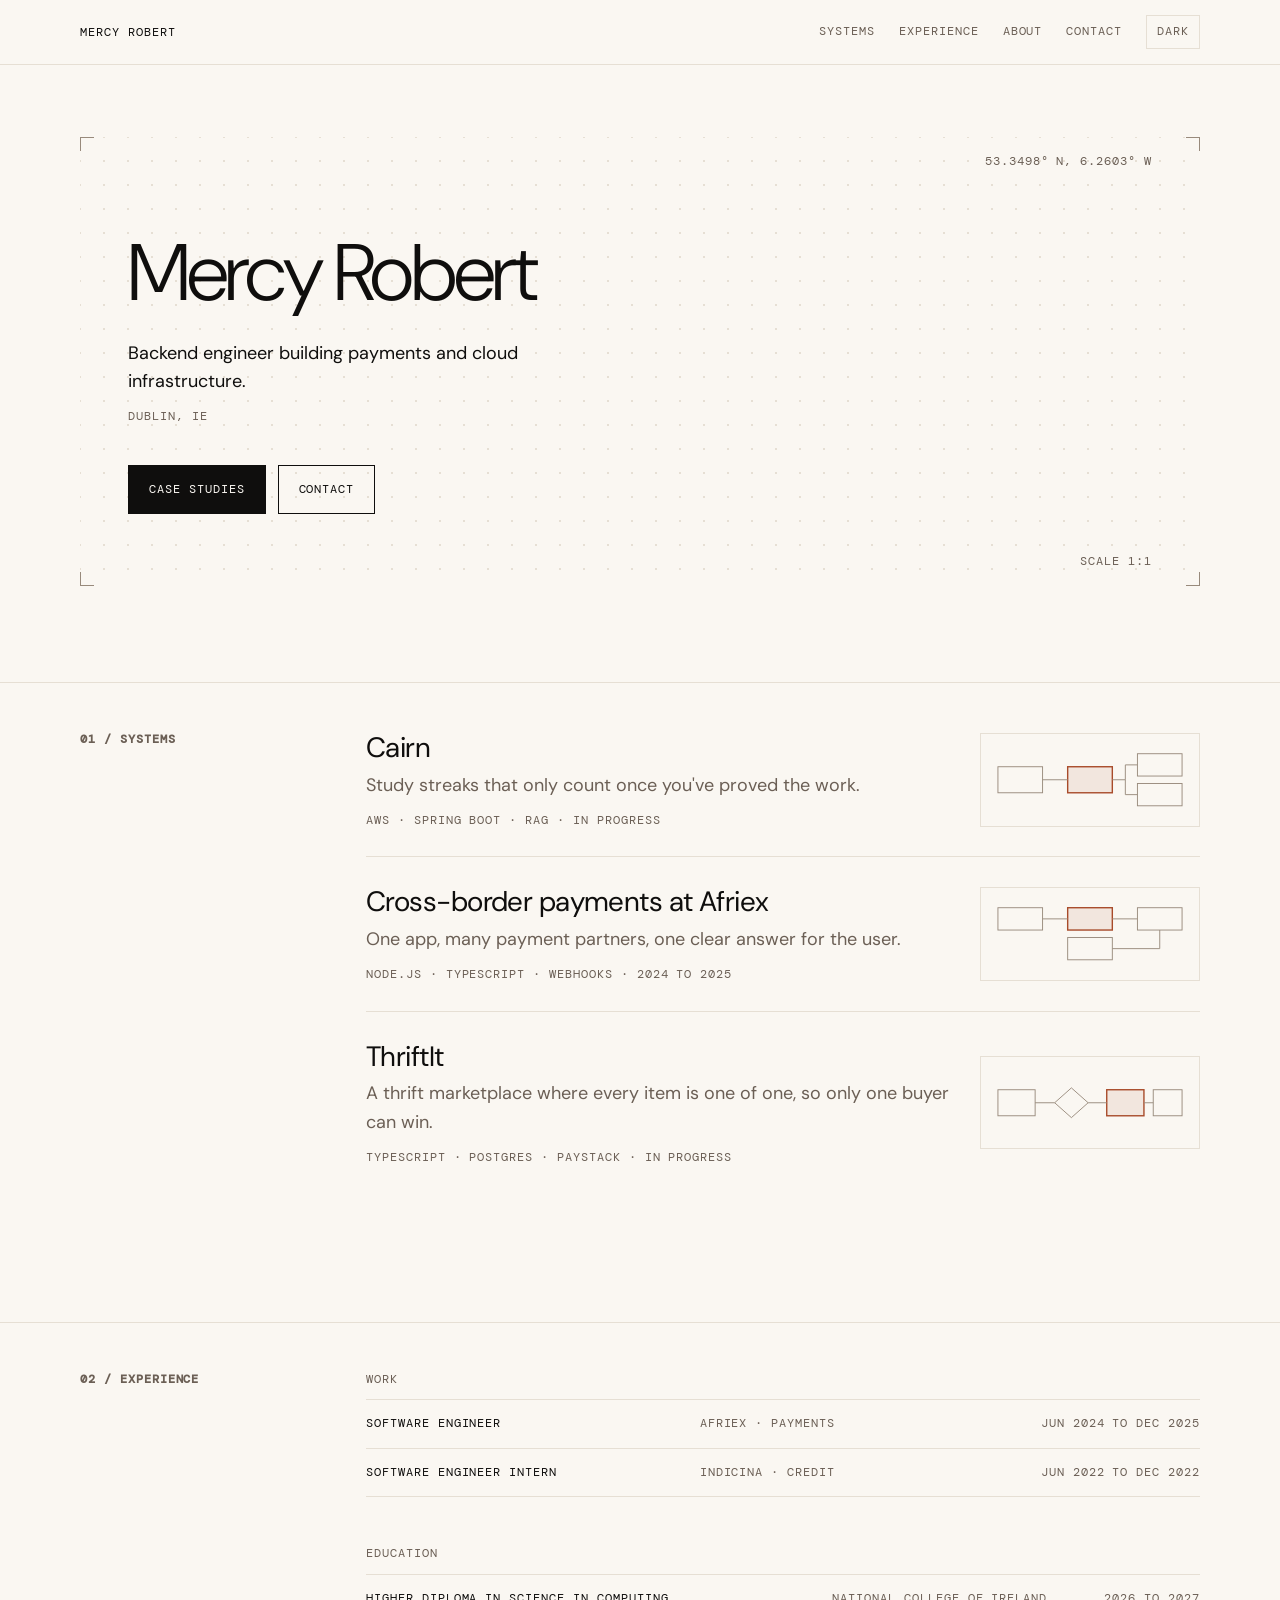
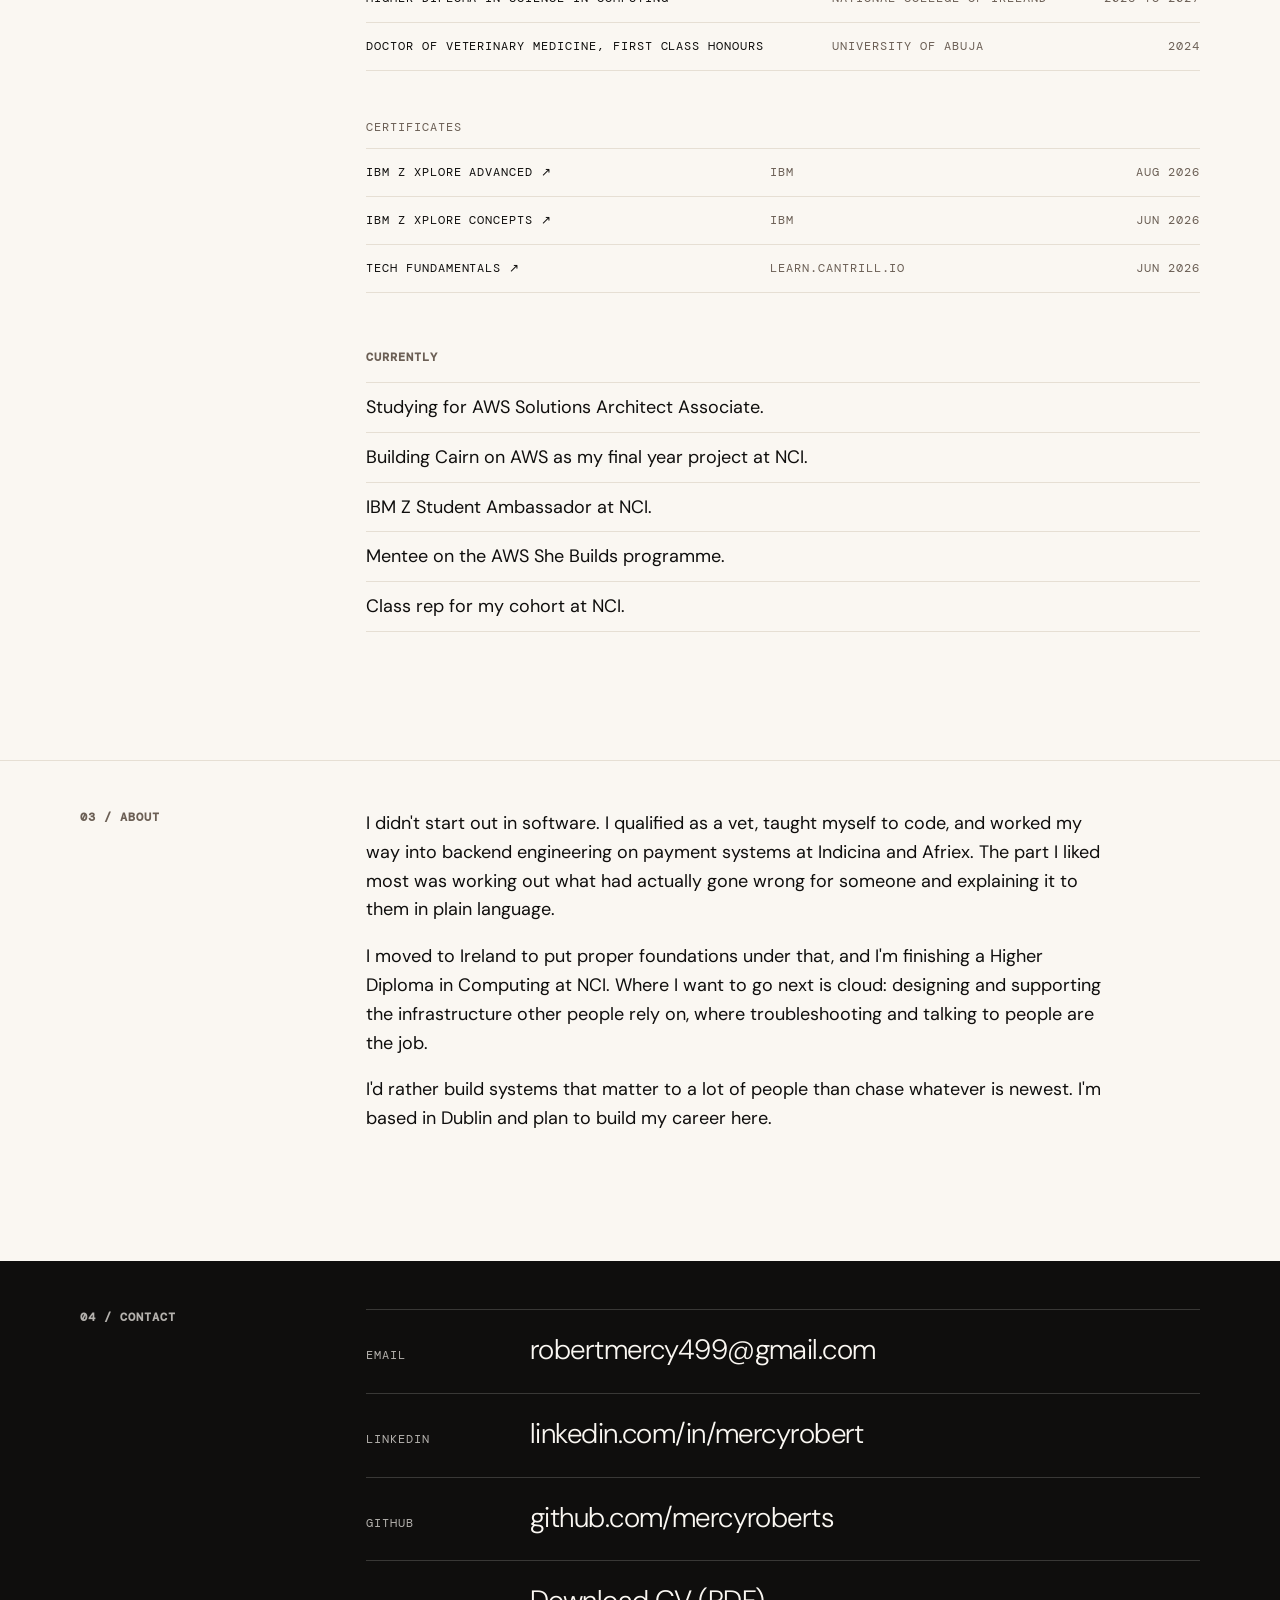
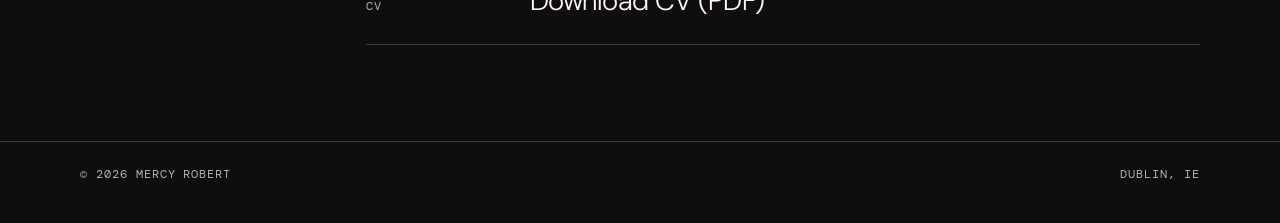
<file: site/index.html>
<!doctype html>
<html lang="en" class="no-js">
<head>
  <meta charset="utf-8">
  <meta name="viewport" content="width=device-width, initial-scale=1">
  <title>Mercy Robert · Backend engineer</title>
  <meta name="description" content="Mercy Robert, backend engineer in Dublin building payments and cloud infrastructure.">
  <script>try{var t=localStorage.getItem('theme');if(t)document.documentElement.setAttribute('data-theme',t)}catch(e){}</script>
  <link rel="preconnect" href="https://fonts.googleapis.com">
  <link rel="preconnect" href="https://fonts.gstatic.com" crossorigin>
  <link rel="stylesheet" href="https://fonts.googleapis.com/css2?family=DM+Mono:wght@400;500&family=DM+Sans:wght@300;400;500&display=swap">
  <link rel="stylesheet" href="css/style.css">
</head>
<body>
  <a class="skip" href="#main">Skip to content</a>

  <header class="site-header">
    <div class="wrap">
      <a class="label brand" href="./">Mercy Robert</a>
      <nav aria-label="Primary">
        <ul>
          <li class="nav-sections">
            <a class="label link" href="#systems">Systems</a>
            <a class="label link" href="#experience">Experience</a>
            <a class="label link" href="#about">About</a>
            <a class="label link" href="#contact">Contact</a>
          </li>
          <li><button class="theme-toggle" type="button">Dark</button></li>
        </ul>
      </nav>
    </div>
  </header>

  <main id="main">
    <section class="hero" aria-labelledby="name">
      <div class="wrap">
        <div class="hero-frame">
          <span class="crop tl" aria-hidden="true"></span>
          <span class="crop tr" aria-hidden="true"></span>
          <span class="crop bl" aria-hidden="true"></span>
          <span class="crop br" aria-hidden="true"></span>
          <span class="label hero-meta-top" aria-hidden="true">53.3498° N, 6.2603° W</span>

          <h1 id="name" class="display">Mercy Robert</h1>
          <p class="hero-line">Backend engineer building payments and cloud infrastructure.</p>
          <p class="label hero-loc">Dublin, IE</p>

          <div class="hero-actions">
            <a class="btn btn-solid" href="#systems">Case studies</a>
            <a class="btn btn-line" href="#contact">Contact</a>
          </div>

          <span class="label hero-meta-bottom" aria-hidden="true">Scale 1:1</span>
        </div>
      </div>
    </section>

    <section id="systems" class="section reveal" aria-labelledby="systems-label">
      <div class="wrap grid">
        <h2 id="systems-label" class="label section-label">01 / Systems</h2>
        <div class="section-body">
          <ul class="systems">
            <li>
              <a class="system" href="systems/cairn.html">
                <div>
                  <h3 class="heading">Cairn</h3>
                  <p>Study streaks that only count once you've proved the work.</p>
                  <span class="label">AWS · Spring Boot · RAG · In progress</span>
                </div>
                <div class="system-thumb" aria-hidden="true">
                  <svg class="dia" viewBox="0 0 200 64"><rect class="box" x="1" y="18" width="48" height="28"/><rect class="box-accent" x="76" y="18" width="48" height="28"/><rect class="box" x="151" y="4" width="48" height="24"/><rect class="box" x="151" y="36" width="48" height="24"/><path class="line" d="M49 32H76"/><path class="line" d="M124 32H138V16H151M138 32V48H151"/></svg>
                </div>
              </a>
            </li>
            <li>
              <a class="system" href="systems/afriex.html">
                <div>
                  <h3 class="heading">Cross-border payments at Afriex</h3>
                  <p>One app, many payment partners, one clear answer for the user.</p>
                  <span class="label">Node.js · TypeScript · Webhooks · 2024 to 2025</span>
                </div>
                <div class="system-thumb" aria-hidden="true">
                  <svg class="dia" viewBox="0 0 200 64"><rect class="box" x="1" y="4" width="48" height="24"/><rect class="box-accent" x="76" y="4" width="48" height="24"/><rect class="box" x="151" y="4" width="48" height="24"/><rect class="box" x="76" y="36" width="48" height="24"/><path class="line" d="M49 16H76M124 16H151"/><path class="line" d="M175 28V48H124"/></svg>
                </div>
              </a>
            </li>
            <li>
              <a class="system" href="systems/thriftit.html">
                <div>
                  <h3 class="heading">ThriftIt</h3>
                  <p>A thrift marketplace where every item is one of one, so only one buyer can win.</p>
                  <span class="label">TypeScript · Postgres · Paystack · In progress</span>
                </div>
                <div class="system-thumb" aria-hidden="true">
                  <svg class="dia" viewBox="0 0 200 64"><rect class="box" x="1" y="18" width="40" height="28"/><polygon class="box" points="62,32 80,16 98,32 80,48"/><rect class="box-accent" x="118" y="18" width="40" height="28"/><rect class="box" x="168" y="18" width="31" height="28"/><path class="line" d="M41 32H62M98 32H118M158 32H168"/></svg>
                </div>
              </a>
            </li>
          </ul>
        </div>
      </div>
    </section>

    <section id="experience" class="section reveal" aria-labelledby="experience-label">
      <div class="wrap grid">
        <h2 id="experience-label" class="label section-label">02 / Experience</h2>
        <div class="section-body">
          <table class="timeline">
            <caption class="label">Work</caption>
            <tbody>
              <tr><th scope="row">Software Engineer</th><td class="org">Afriex · payments</td><td>Jun 2024 to Dec 2025</td></tr>
              <tr><th scope="row">Software Engineer Intern</th><td class="org">Indicina · credit</td><td>Jun 2022 to Dec 2022</td></tr>
            </tbody>
          </table>

          <table class="timeline">
            <caption class="label">Education</caption>
            <tbody>
              <tr><th scope="row">Higher Diploma in Science in Computing</th><td class="org">National College of Ireland</td><td>2026 to 2027</td></tr>
              <tr><th scope="row">Doctor of Veterinary Medicine, First Class Honours</th><td class="org">University of Abuja</td><td>2024</td></tr>
            </tbody>
          </table>

          <table class="timeline">
            <caption class="label">Certificates</caption>
            <tbody>
              <tr><th scope="row"><a class="link" href="https://www.credly.com/badges/c5b76812-07a3-4358-99c1-81226787c873">IBM Z Xplore Advanced ↗</a></th><td class="org">IBM</td><td>Aug 2026</td></tr>
              <tr><th scope="row"><a class="link" href="https://www.credly.com/badges/ed8c912c-a7c9-4504-b91c-b1973f45b263">IBM Z Xplore Concepts ↗</a></th><td class="org">IBM</td><td>Jun 2026</td></tr>
              <tr><th scope="row"><a class="link" href="assets/Mercy-Robert-Tech-Fundamentals-Certificate.pdf">Tech Fundamentals ↗</a></th><td class="org">learn.cantrill.io</td><td>Jun 2026</td></tr>
            </tbody>
          </table>

          <div class="currently">
            <h3 class="label">Currently</h3>
            <ul>
              <li>Studying for AWS Solutions Architect Associate.</li>
              <li>Building Cairn on AWS as my final year project at NCI.</li>
              <li>IBM Z Student Ambassador at NCI.</li>
              <li>Mentee on the AWS She Builds programme.</li>
              <li>Class rep for my cohort at NCI.</li>
            </ul>
          </div>
        </div>
      </div>
    </section>

    <section id="about" class="section reveal" aria-labelledby="about-label">
      <div class="wrap grid">
        <h2 id="about-label" class="label section-label">03 / About</h2>
        <div class="section-body prose">
          <p>I didn't start out in software. I qualified as a vet, taught myself to code, and worked my way into backend engineering on payment systems at Indicina and Afriex. The part I liked most was working out what had actually gone wrong for someone and explaining it to them in plain language.</p>
          <p>I moved to Ireland to put proper foundations under that, and I'm finishing a Higher Diploma in Computing at NCI. Where I want to go next is cloud: designing and supporting the infrastructure other people rely on, where troubleshooting and talking to people are the job.</p>
          <p>I'd rather build systems that matter to a lot of people than chase whatever is newest. I'm based in Dublin and plan to build my career here.</p>
        </div>
      </div>
    </section>

    <div class="band">
      <section id="contact" class="section" aria-labelledby="contact-label">
        <div class="wrap grid">
          <h2 id="contact-label" class="label section-label">04 / Contact</h2>
          <div class="section-body">
            <ul class="contact-list">
              <li><span class="label">Email</span><a class="link" href="mailto:robertmercy499@gmail.com">robertmercy499@gmail.com</a></li>
              <li><span class="label">LinkedIn</span><a class="link" href="https://www.linkedin.com/in/mercyrobert">linkedin.com/in/mercyrobert</a></li>
              <li><span class="label">GitHub</span><a class="link" href="https://github.com/mercyroberts">github.com/mercyroberts</a></li>
              <li><span class="label">CV</span><a class="link" href="assets/Mercy-Robert-CV.pdf" download>Download CV (PDF)</a></li>
            </ul>
          </div>
        </div>
      </section>
    </div>
  </main>

  <footer class="site-footer band">
    <div class="wrap">
      <span class="label">© 2026 Mercy Robert</span>
      <span class="label">Dublin, IE</span>
    </div>
  </footer>

  <script src="js/main.js"></script>
</body>
</html>
</file>
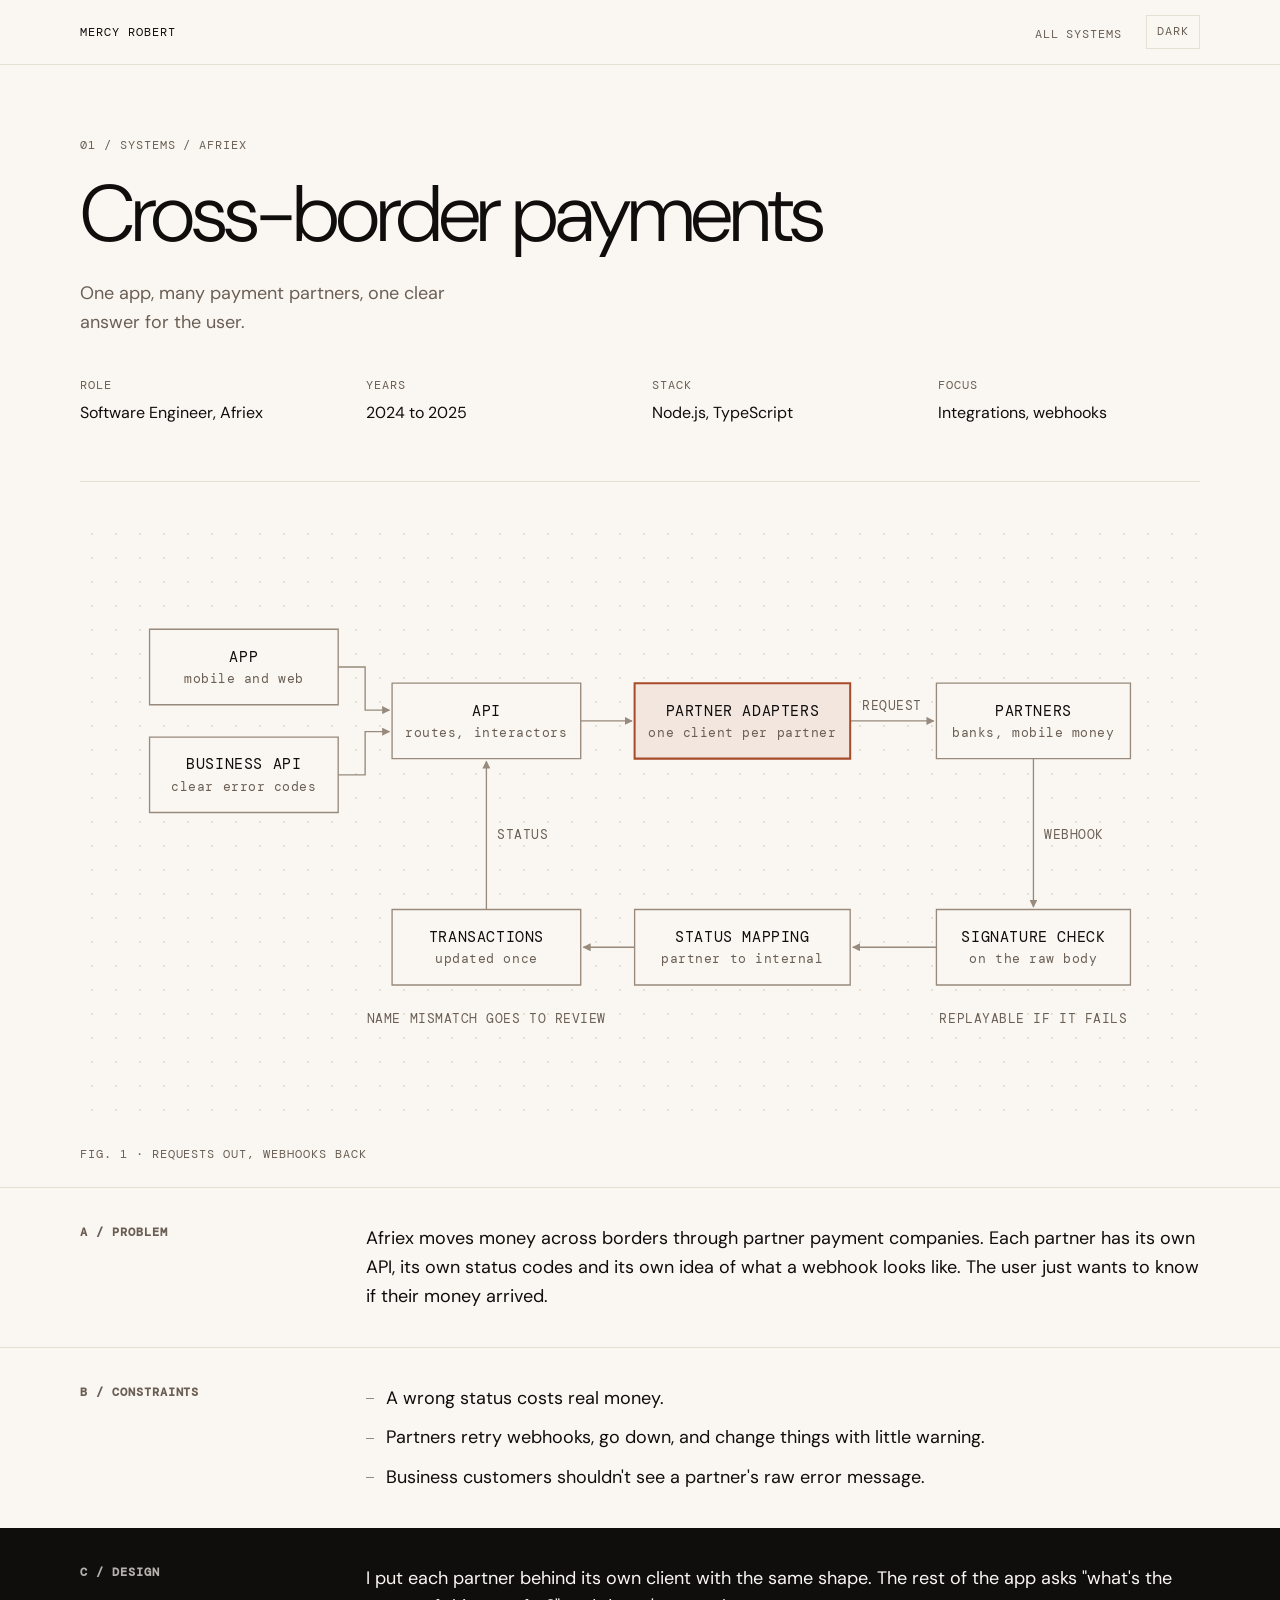
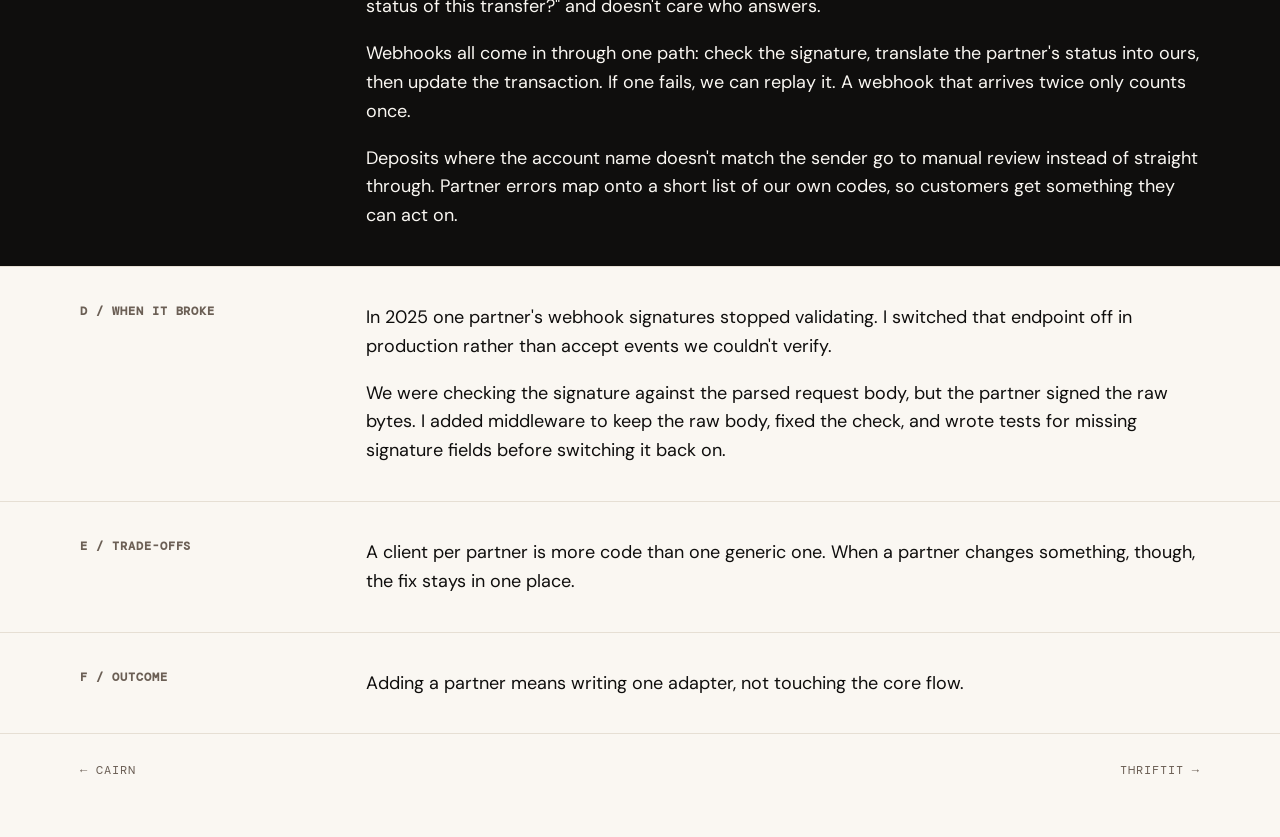
<file: site/systems/afriex.html>
<!doctype html>
<html lang="en" class="no-js">
<head>
  <meta charset="utf-8">
  <meta name="viewport" content="width=device-width, initial-scale=1">
  <title>Cross-border payments at Afriex · Mercy Robert</title>
  <meta name="description" content="Payment partner integrations and webhook reliability at Afriex, 2024 to 2025.">
  <script>try{var t=localStorage.getItem('theme');if(t)document.documentElement.setAttribute('data-theme',t)}catch(e){}</script>
  <link rel="preconnect" href="https://fonts.googleapis.com">
  <link rel="preconnect" href="https://fonts.gstatic.com" crossorigin>
  <link rel="stylesheet" href="https://fonts.googleapis.com/css2?family=DM+Mono:wght@400;500&family=DM+Sans:wght@300;400;500&display=swap">
  <link rel="stylesheet" href="../css/style.css">
</head>
<body>
  <a class="skip" href="#main">Skip to content</a>

  <header class="site-header">
    <div class="wrap">
      <a class="label brand" href="../">Mercy Robert</a>
      <nav aria-label="Primary">
        <ul>
          <li><a class="label link" href="../#systems">All systems</a></li>
          <li><button class="theme-toggle" type="button">Dark</button></li>
        </ul>
      </nav>
    </div>
  </header>

  <main id="main">
    <div class="wrap">
      <header class="case-head">
        <p class="label">01 / Systems / Afriex</p>
        <h1 class="display">Cross-border payments</h1>
        <p class="hero-line">One app, many payment partners, one clear answer for the user.</p>
        <dl class="case-meta">
          <div><dt class="label">Role</dt><dd>Software Engineer, Afriex</dd></div>
          <div><dt class="label">Years</dt><dd>2024 to 2025</dd></div>
          <div><dt class="label">Stack</dt><dd>Node.js, TypeScript</dd></div>
          <div><dt class="label">Focus</dt><dd>Integrations, webhooks</dd></div>
        </dl>
      </header>

      <figure class="figure">
        <div class="figure-frame">
          <svg class="dia draw" viewBox="0 0 760 380" role="img" aria-labelledby="afx-fig-title">
            <title id="afx-fig-title">Requests from the app and business API go through the API to a layer of partner adapters, one per partner. Partners send webhooks back, which pass a signature check on the raw body, get mapped to internal statuses, and update the transaction once.</title>
            <defs><marker id="afx-arrow" viewBox="0 0 10 10" refX="9" refY="5" markerWidth="6" markerHeight="6" orient="auto-start-reverse"><path class="arrow-head" d="M0 0L10 5L0 10z"/></marker></defs>

            <path class="line" d="M156 72H176V104H194" marker-end="url(#afx-arrow)"/>
            <path class="line" d="M156 152H176V120H194" marker-end="url(#afx-arrow)"/>
            <path class="line" d="M336 112H374" marker-end="url(#afx-arrow)"/>
            <path class="line" d="M536 112H598" marker-end="url(#afx-arrow)"/>
            <text x="567" y="104" text-anchor="middle" class="t-muted">REQUEST</text>
            <path class="line" d="M672 140V250" marker-end="url(#afx-arrow)"/>
            <text x="680" y="200" class="t-muted">WEBHOOK</text>
            <path class="line" d="M600 280H538" marker-end="url(#afx-arrow)"/>
            <path class="line" d="M376 280H338" marker-end="url(#afx-arrow)"/>
            <path class="line" d="M266 252V142" marker-end="url(#afx-arrow)"/>
            <text x="274" y="200" class="t-muted">STATUS</text>

            <rect class="box" x="16" y="44" width="140" height="56"/>
            <text x="86" y="68" text-anchor="middle">APP</text>
            <text x="86" y="84" text-anchor="middle" class="t-muted">mobile and web</text>

            <rect class="box" x="16" y="124" width="140" height="56"/>
            <text x="86" y="148" text-anchor="middle">BUSINESS API</text>
            <text x="86" y="164" text-anchor="middle" class="t-muted">clear error codes</text>

            <rect class="box" x="196" y="84" width="140" height="56"/>
            <text x="266" y="108" text-anchor="middle">API</text>
            <text x="266" y="124" text-anchor="middle" class="t-muted">routes, interactors</text>

            <rect class="box-accent" x="376" y="84" width="160" height="56"/>
            <text x="456" y="108" text-anchor="middle">PARTNER ADAPTERS</text>
            <text x="456" y="124" text-anchor="middle" class="t-muted">one client per partner</text>

            <rect class="box" x="600" y="84" width="144" height="56"/>
            <text x="672" y="108" text-anchor="middle">PARTNERS</text>
            <text x="672" y="124" text-anchor="middle" class="t-muted">banks, mobile money</text>

            <rect class="box" x="600" y="252" width="144" height="56"/>
            <text x="672" y="276" text-anchor="middle">SIGNATURE CHECK</text>
            <text x="672" y="292" text-anchor="middle" class="t-muted">on the raw body</text>

            <rect class="box" x="376" y="252" width="160" height="56"/>
            <text x="456" y="276" text-anchor="middle">STATUS MAPPING</text>
            <text x="456" y="292" text-anchor="middle" class="t-muted">partner to internal</text>

            <rect class="box" x="196" y="252" width="140" height="56"/>
            <text x="266" y="276" text-anchor="middle">TRANSACTIONS</text>
            <text x="266" y="292" text-anchor="middle" class="t-muted">updated once</text>

            <text x="672" y="336" text-anchor="middle" class="t-muted">REPLAYABLE IF IT FAILS</text>
            <text x="266" y="336" text-anchor="middle" class="t-muted">NAME MISMATCH GOES TO REVIEW</text>
          </svg>
        </div>
        <figcaption class="label">Fig. 1 · Requests out, webhooks back</figcaption>
      </figure>
    </div>

    <section class="case-section reveal" aria-labelledby="a-problem">
      <div class="wrap grid">
        <h2 id="a-problem" class="label section-label">A / Problem</h2>
        <div class="section-body">
          <p>Afriex moves money across borders through partner payment companies. Each partner has its own API, its own status codes and its own idea of what a webhook looks like. The user just wants to know if their money arrived.</p>
        </div>
      </div>
    </section>

    <section class="case-section reveal" aria-labelledby="a-constraints">
      <div class="wrap grid">
        <h2 id="a-constraints" class="label section-label">B / Constraints</h2>
        <div class="section-body">
          <ul class="list">
            <li>A wrong status costs real money.</li>
            <li>Partners retry webhooks, go down, and change things with little warning.</li>
            <li>Business customers shouldn't see a partner's raw error message.</li>
          </ul>
        </div>
      </div>
    </section>

    <section class="case-section inverted reveal" aria-labelledby="a-design">
      <div class="wrap grid">
        <h2 id="a-design" class="label section-label">C / Design</h2>
        <div class="section-body">
          <p>I put each partner behind its own client with the same shape. The rest of the app asks "what's the status of this transfer?" and doesn't care who answers.</p>
          <p>Webhooks all come in through one path: check the signature, translate the partner's status into ours, then update the transaction. If one fails, we can replay it. A webhook that arrives twice only counts once.</p>
          <p>Deposits where the account name doesn't match the sender go to manual review instead of straight through. Partner errors map onto a short list of our own codes, so customers get something they can act on.</p>
        </div>
      </div>
    </section>

    <section class="case-section reveal" aria-labelledby="a-broke">
      <div class="wrap grid">
        <h2 id="a-broke" class="label section-label">D / When it broke</h2>
        <div class="section-body">
          <p>In 2025 one partner's webhook signatures stopped validating. I switched that endpoint off in production rather than accept events we couldn't verify.</p>
          <p>We were checking the signature against the parsed request body, but the partner signed the raw bytes. I added middleware to keep the raw body, fixed the check, and wrote tests for missing signature fields before switching it back on.</p>
        </div>
      </div>
    </section>

    <section class="case-section reveal" aria-labelledby="a-tradeoffs">
      <div class="wrap grid">
        <h2 id="a-tradeoffs" class="label section-label">E / Trade-offs</h2>
        <div class="section-body">
          <p>A client per partner is more code than one generic one. When a partner changes something, though, the fix stays in one place.</p>
        </div>
      </div>
    </section>

    <section class="case-section reveal" aria-labelledby="a-outcome">
      <div class="wrap grid">
        <h2 id="a-outcome" class="label section-label">F / Outcome</h2>
        <div class="section-body">
          <p>Adding a partner means writing one adapter, not touching the core flow.</p>
        </div>
      </div>
    </section>
  </main>

  <nav class="pager" aria-label="Case studies">
    <div class="wrap">
      <a class="label link" href="cairn.html">← Cairn</a>
      <a class="label link" href="thriftit.html">ThriftIt →</a>
    </div>
  </nav>

  <script src="../js/main.js"></script>
</body>
</html>
</file>
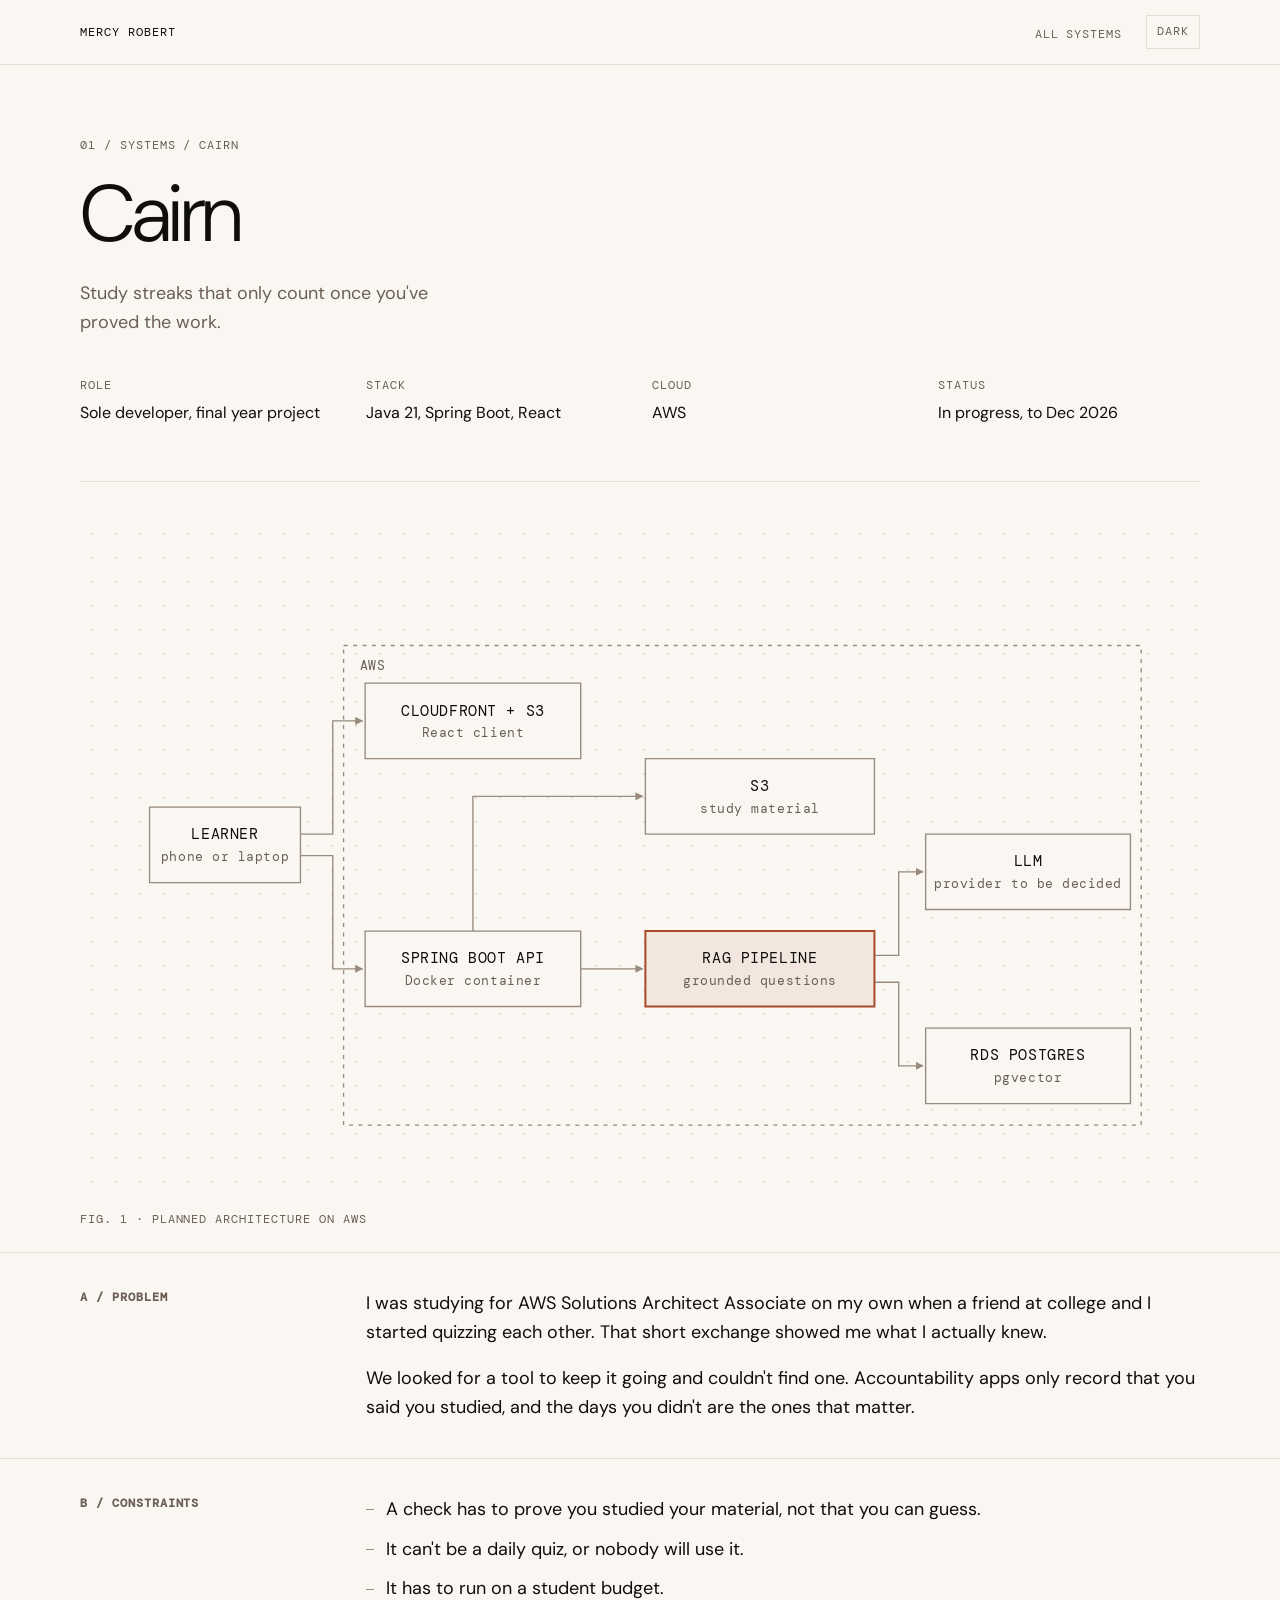
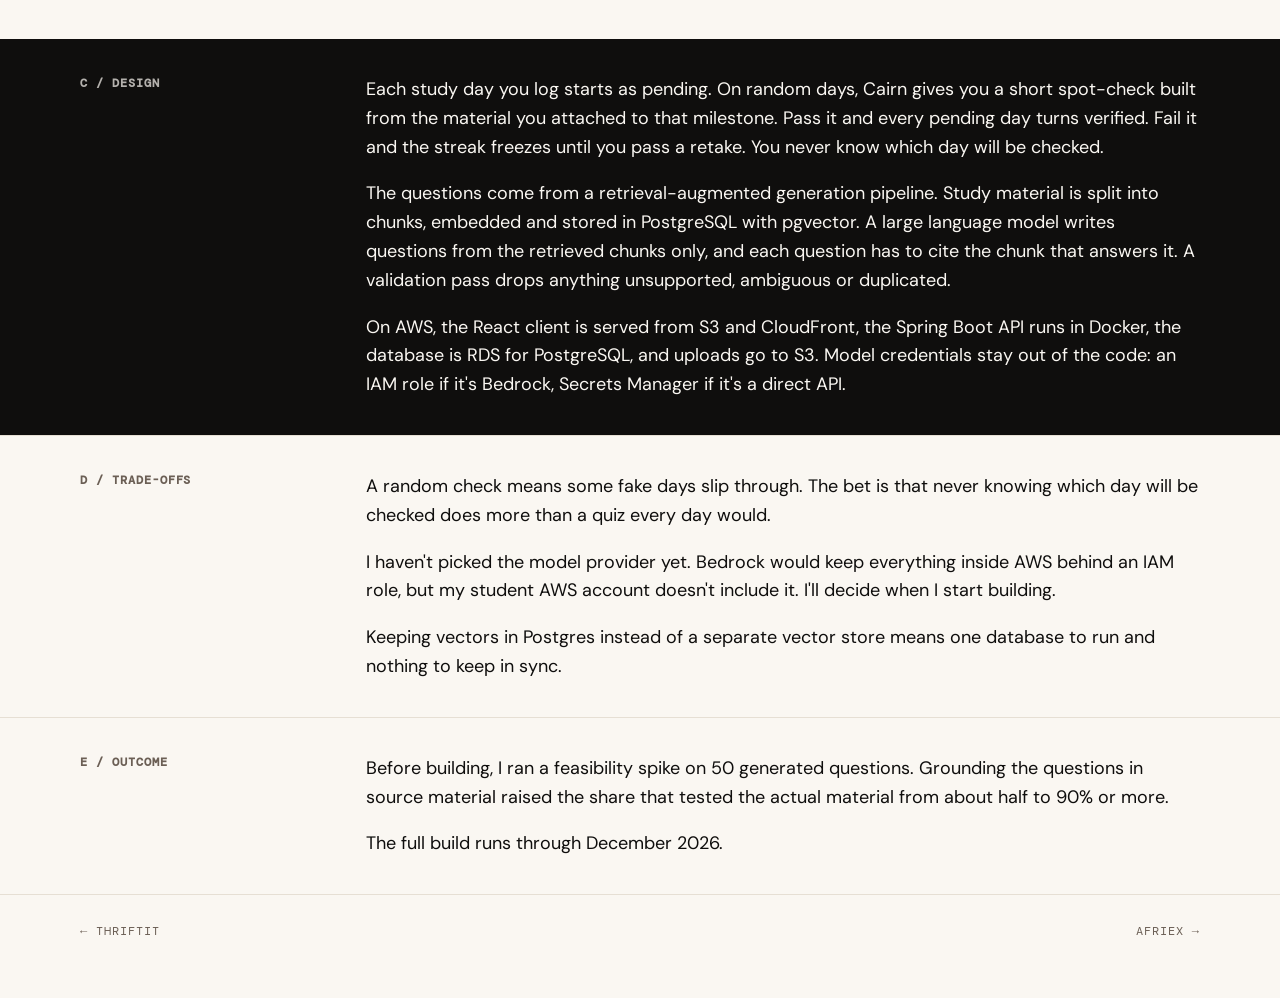
<file: site/systems/cairn.html>
<!doctype html>
<html lang="en" class="no-js">
<head>
  <meta charset="utf-8">
  <meta name="viewport" content="width=device-width, initial-scale=1">
  <title>Cairn · Mercy Robert</title>
  <meta name="description" content="Cairn: study streaks that only count once you've proved the work. Spring Boot, retrieval-augmented generation, AWS.">
  <script>try{var t=localStorage.getItem('theme');if(t)document.documentElement.setAttribute('data-theme',t)}catch(e){}</script>
  <link rel="preconnect" href="https://fonts.googleapis.com">
  <link rel="preconnect" href="https://fonts.gstatic.com" crossorigin>
  <link rel="stylesheet" href="https://fonts.googleapis.com/css2?family=DM+Mono:wght@400;500&family=DM+Sans:wght@300;400;500&display=swap">
  <link rel="stylesheet" href="../css/style.css">
</head>
<body>
  <a class="skip" href="#main">Skip to content</a>

  <header class="site-header">
    <div class="wrap">
      <a class="label brand" href="../">Mercy Robert</a>
      <nav aria-label="Primary">
        <ul>
          <li><a class="label link" href="../#systems">All systems</a></li>
          <li><button class="theme-toggle" type="button">Dark</button></li>
        </ul>
      </nav>
    </div>
  </header>

  <main id="main">
    <div class="wrap">
      <header class="case-head">
        <p class="label">01 / Systems / Cairn</p>
        <h1 class="display">Cairn</h1>
        <p class="hero-line">Study streaks that only count once you've proved the work.</p>
        <dl class="case-meta">
          <div><dt class="label">Role</dt><dd>Sole developer, final year project</dd></div>
          <div><dt class="label">Stack</dt><dd>Java 21, Spring Boot, React</dd></div>
          <div><dt class="label">Cloud</dt><dd>AWS</dd></div>
          <div><dt class="label">Status</dt><dd>In progress, to Dec 2026</dd></div>
        </dl>
      </header>

      <figure class="figure">
        <div class="figure-frame">
          <svg class="dia draw" viewBox="0 0 760 428" role="img" aria-labelledby="cairn-fig-title">
            <title id="cairn-fig-title">Cairn on AWS: the learner's browser loads the React client from CloudFront and calls a Spring Boot API. The API stores uploads in S3 and runs a RAG pipeline that reads chunks from RDS Postgres with pgvector and generates questions with a large language model.</title>
            <defs><marker id="cairn-arrow" viewBox="0 0 10 10" refX="9" refY="5" markerWidth="6" markerHeight="6" orient="auto-start-reverse"><path class="arrow-head" d="M0 0L10 5L0 10z"/></marker></defs>
            <rect class="zone" x="160" y="56" width="592" height="356"/>
            <text x="172" y="74" class="t-muted">AWS</text>

            <path class="line" d="M128 196H152V112H174" marker-end="url(#cairn-arrow)"/>
            <path class="line" d="M128 212H152V296H174" marker-end="url(#cairn-arrow)"/>
            <path class="line" d="M336 296H382" marker-end="url(#cairn-arrow)"/>
            <path class="line" d="M256 268V168H382" marker-end="url(#cairn-arrow)"/>
            <path class="line" d="M554 286H572V224H590" marker-end="url(#cairn-arrow)"/>
            <path class="line" d="M554 306H572V368H590" marker-end="url(#cairn-arrow)"/>

            <rect class="box" x="16" y="176" width="112" height="56"/>
            <text x="72" y="200" text-anchor="middle">LEARNER</text>
            <text x="72" y="216" text-anchor="middle" class="t-muted">phone or laptop</text>

            <rect class="box" x="176" y="84" width="160" height="56"/>
            <text x="256" y="108" text-anchor="middle">CLOUDFRONT + S3</text>
            <text x="256" y="124" text-anchor="middle" class="t-muted">React client</text>

            <rect class="box" x="176" y="268" width="160" height="56"/>
            <text x="256" y="292" text-anchor="middle">SPRING BOOT API</text>
            <text x="256" y="308" text-anchor="middle" class="t-muted">Docker container</text>

            <rect class="box" x="384" y="140" width="170" height="56"/>
            <text x="469" y="164" text-anchor="middle">S3</text>
            <text x="469" y="180" text-anchor="middle" class="t-muted">study material</text>

            <rect class="box-accent" x="384" y="268" width="170" height="56"/>
            <text x="469" y="292" text-anchor="middle">RAG PIPELINE</text>
            <text x="469" y="308" text-anchor="middle" class="t-muted">grounded questions</text>

            <rect class="box" x="592" y="196" width="152" height="56"/>
            <text x="668" y="220" text-anchor="middle">LLM</text>
            <text x="668" y="236" text-anchor="middle" class="t-muted">provider to be decided</text>

            <rect class="box" x="592" y="340" width="152" height="56"/>
            <text x="668" y="364" text-anchor="middle">RDS POSTGRES</text>
            <text x="668" y="380" text-anchor="middle" class="t-muted">pgvector</text>
          </svg>
        </div>
        <figcaption class="label">Fig. 1 · Planned architecture on AWS</figcaption>
      </figure>
    </div>

    <section class="case-section reveal" aria-labelledby="c-problem">
      <div class="wrap grid">
        <h2 id="c-problem" class="label section-label">A / Problem</h2>
        <div class="section-body">
          <p>I was studying for AWS Solutions Architect Associate on my own when a friend at college and I started quizzing each other. That short exchange showed me what I actually knew.</p>
          <p>We looked for a tool to keep it going and couldn't find one. Accountability apps only record that you said you studied, and the days you didn't are the ones that matter.</p>
        </div>
      </div>
    </section>

    <section class="case-section reveal" aria-labelledby="c-constraints">
      <div class="wrap grid">
        <h2 id="c-constraints" class="label section-label">B / Constraints</h2>
        <div class="section-body">
          <ul class="list">
            <li>A check has to prove you studied your material, not that you can guess.</li>
            <li>It can't be a daily quiz, or nobody will use it.</li>
            <li>It has to run on a student budget.</li>
          </ul>
        </div>
      </div>
    </section>

    <section class="case-section inverted reveal" aria-labelledby="c-design">
      <div class="wrap grid">
        <h2 id="c-design" class="label section-label">C / Design</h2>
        <div class="section-body">
          <p>Each study day you log starts as pending. On random days, Cairn gives you a short spot-check built from the material you attached to that milestone. Pass it and every pending day turns verified. Fail it and the streak freezes until you pass a retake. You never know which day will be checked.</p>
          <p>The questions come from a retrieval-augmented generation pipeline. Study material is split into chunks, embedded and stored in PostgreSQL with pgvector. A large language model writes questions from the retrieved chunks only, and each question has to cite the chunk that answers it. A validation pass drops anything unsupported, ambiguous or duplicated.</p>
          <p>On AWS, the React client is served from S3 and CloudFront, the Spring Boot API runs in Docker, the database is RDS for PostgreSQL, and uploads go to S3. Model credentials stay out of the code: an IAM role if it's Bedrock, Secrets Manager if it's a direct API.</p>
        </div>
      </div>
    </section>

    <section class="case-section reveal" aria-labelledby="c-tradeoffs">
      <div class="wrap grid">
        <h2 id="c-tradeoffs" class="label section-label">D / Trade-offs</h2>
        <div class="section-body">
          <p>A random check means some fake days slip through. The bet is that never knowing which day will be checked does more than a quiz every day would.</p>
          <p>I haven't picked the model provider yet. Bedrock would keep everything inside AWS behind an IAM role, but my student AWS account doesn't include it. I'll decide when I start building.</p>
          <p>Keeping vectors in Postgres instead of a separate vector store means one database to run and nothing to keep in sync.</p>
        </div>
      </div>
    </section>

    <section class="case-section reveal" aria-labelledby="c-outcome">
      <div class="wrap grid">
        <h2 id="c-outcome" class="label section-label">E / Outcome</h2>
        <div class="section-body">
          <p>Before building, I ran a feasibility spike on 50 generated questions. Grounding the questions in source material raised the share that tested the actual material from about half to 90% or more.</p>
          <p>The full build runs through December 2026.</p>
        </div>
      </div>
    </section>
  </main>

  <nav class="pager" aria-label="Case studies">
    <div class="wrap">
      <a class="label link" href="thriftit.html">← ThriftIt</a>
      <a class="label link" href="afriex.html">Afriex →</a>
    </div>
  </nav>

  <script src="../js/main.js"></script>
</body>
</html>
</file>
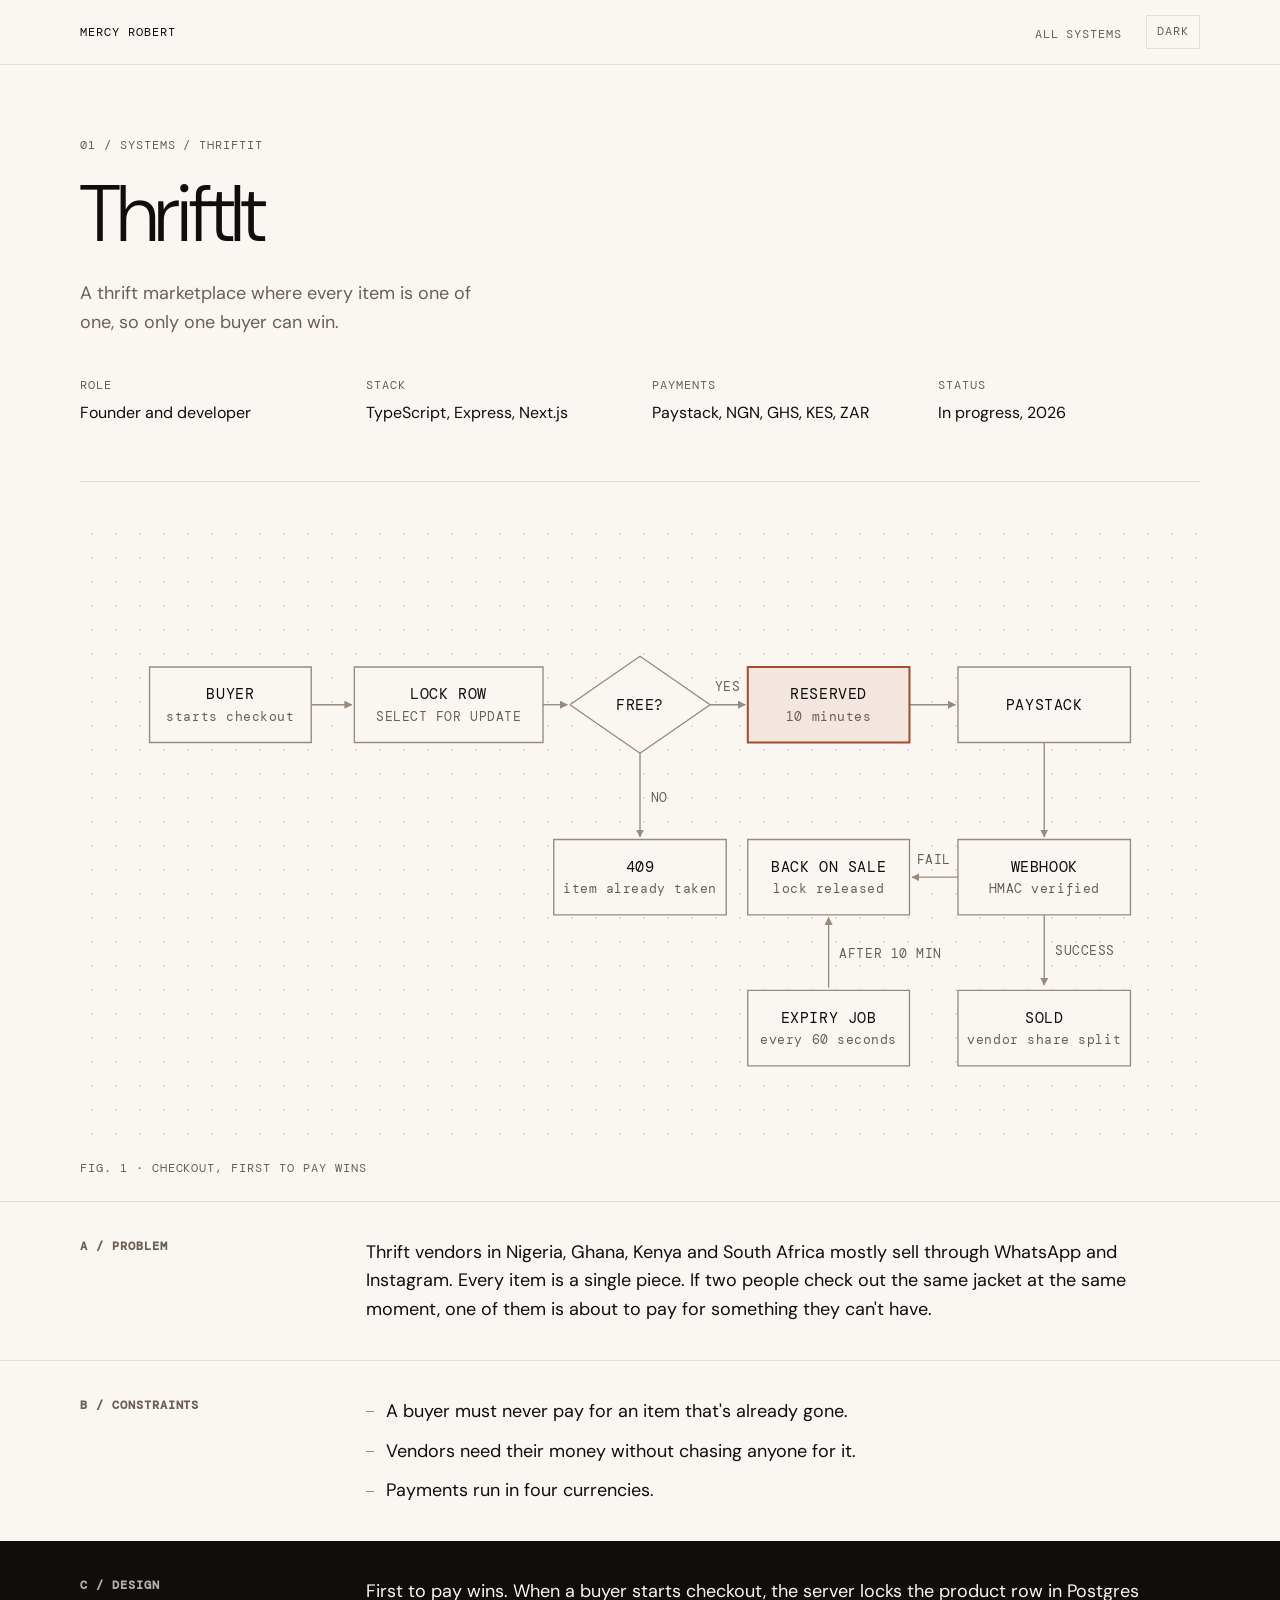
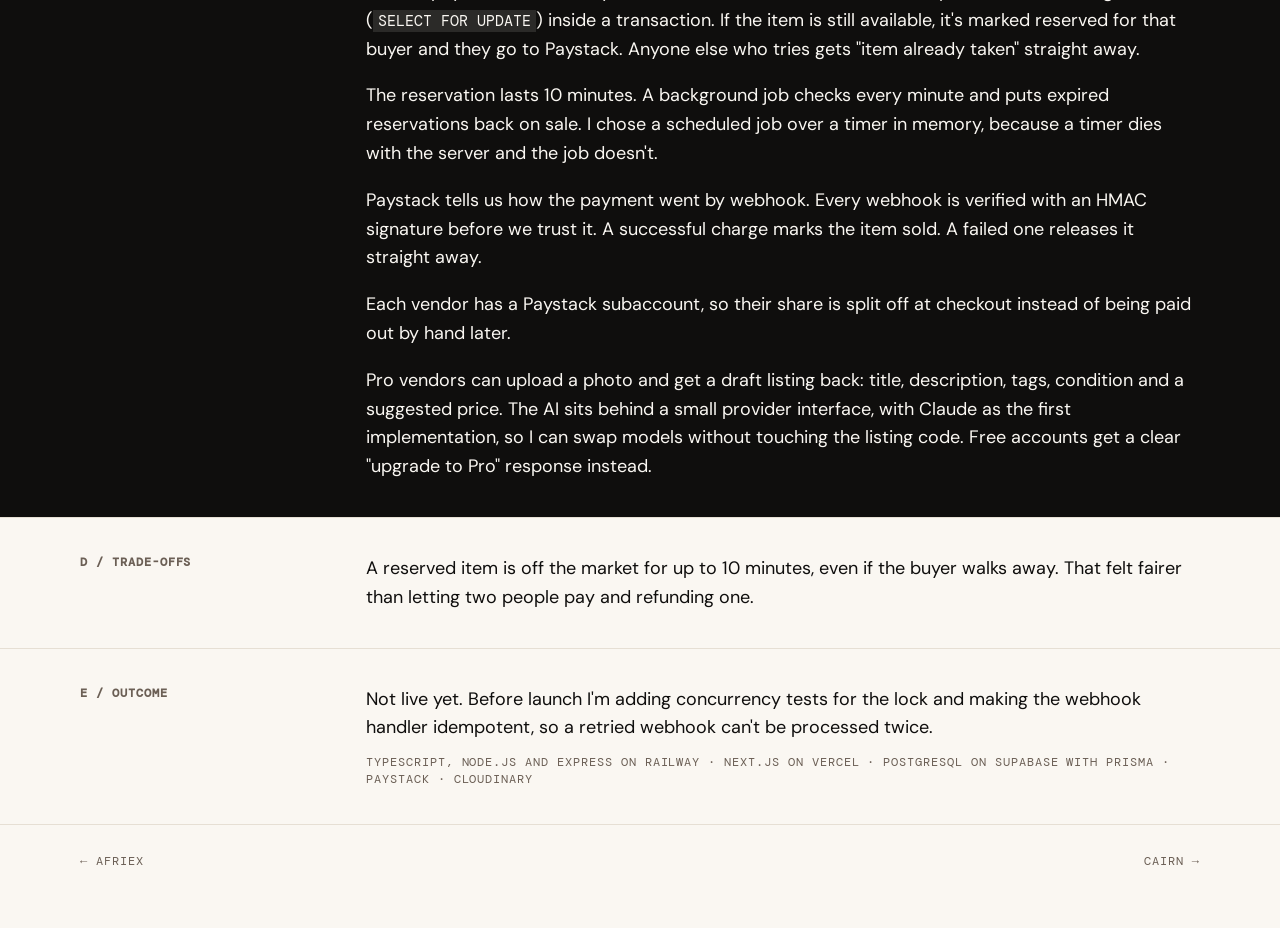
<file: site/systems/thriftit.html>
<!doctype html>
<html lang="en" class="no-js">
<head>
  <meta charset="utf-8">
  <meta name="viewport" content="width=device-width, initial-scale=1">
  <title>ThriftIt · Mercy Robert</title>
  <meta name="description" content="ThriftIt: a one-of-one thrift marketplace where the first buyer to pay wins. TypeScript, Postgres row locks, Paystack.">
  <script>try{var t=localStorage.getItem('theme');if(t)document.documentElement.setAttribute('data-theme',t)}catch(e){}</script>
  <link rel="preconnect" href="https://fonts.googleapis.com">
  <link rel="preconnect" href="https://fonts.gstatic.com" crossorigin>
  <link rel="stylesheet" href="https://fonts.googleapis.com/css2?family=DM+Mono:wght@400;500&family=DM+Sans:wght@300;400;500&display=swap">
  <link rel="stylesheet" href="../css/style.css">
</head>
<body>
  <a class="skip" href="#main">Skip to content</a>

  <header class="site-header">
    <div class="wrap">
      <a class="label brand" href="../">Mercy Robert</a>
      <nav aria-label="Primary">
        <ul>
          <li><a class="label link" href="../#systems">All systems</a></li>
          <li><button class="theme-toggle" type="button">Dark</button></li>
        </ul>
      </nav>
    </div>
  </header>

  <main id="main">
    <div class="wrap">
      <header class="case-head">
        <p class="label">01 / Systems / ThriftIt</p>
        <h1 class="display">ThriftIt</h1>
        <p class="hero-line">A thrift marketplace where every item is one of one, so only one buyer can win.</p>
        <dl class="case-meta">
          <div><dt class="label">Role</dt><dd>Founder and developer</dd></div>
          <div><dt class="label">Stack</dt><dd>TypeScript, Express, Next.js</dd></div>
          <div><dt class="label">Payments</dt><dd>Paystack, NGN, GHS, KES, ZAR</dd></div>
          <div><dt class="label">Status</dt><dd>In progress, 2026</dd></div>
        </dl>
      </header>

      <figure class="figure">
        <div class="figure-frame">
          <svg class="dia draw" viewBox="0 0 760 390" role="img" aria-labelledby="tt-fig-title">
            <title id="tt-fig-title">Checkout locks the product row. If the item is available it is reserved for 10 minutes and the buyer goes to Paystack, otherwise they get item already taken. A verified webhook marks the item sold and splits the vendor's share, or releases it on failure. A job every 60 seconds releases expired reservations.</title>
            <defs><marker id="tt-arrow" viewBox="0 0 10 10" refX="9" refY="5" markerWidth="6" markerHeight="6" orient="auto-start-reverse"><path class="arrow-head" d="M0 0L10 5L0 10z"/></marker></defs>

            <path class="line" d="M136 100H166" marker-end="url(#tt-arrow)"/>
            <path class="line" d="M308 100H326" marker-end="url(#tt-arrow)"/>
            <path class="line" d="M432 100H458" marker-end="url(#tt-arrow)"/>
            <text x="445" y="90" text-anchor="middle" class="t-muted">YES</text>
            <path class="line" d="M380 136V198" marker-end="url(#tt-arrow)"/>
            <text x="388" y="172" class="t-muted">NO</text>
            <path class="line" d="M580 100H614" marker-end="url(#tt-arrow)"/>
            <path class="line" d="M680 128V198" marker-end="url(#tt-arrow)"/>
            <path class="line" d="M616 228H582" marker-end="url(#tt-arrow)"/>
            <text x="598" y="218" text-anchor="middle" class="t-muted">FAIL</text>
            <path class="line" d="M680 256V308" marker-end="url(#tt-arrow)"/>
            <text x="688" y="286" class="t-muted">SUCCESS</text>
            <path class="line" d="M520 310V258" marker-end="url(#tt-arrow)"/>
            <text x="528" y="288" class="t-muted">AFTER 10 MIN</text>

            <rect class="box" x="16" y="72" width="120" height="56"/>
            <text x="76" y="96" text-anchor="middle">BUYER</text>
            <text x="76" y="112" text-anchor="middle" class="t-muted">starts checkout</text>

            <rect class="box" x="168" y="72" width="140" height="56"/>
            <text x="238" y="96" text-anchor="middle">LOCK ROW</text>
            <text x="238" y="112" text-anchor="middle" class="t-muted">SELECT FOR UPDATE</text>

            <polygon class="box" points="328,100 380,64 432,100 380,136"/>
            <text x="380" y="104" text-anchor="middle">FREE?</text>

            <rect class="box-accent" x="460" y="72" width="120" height="56"/>
            <text x="520" y="96" text-anchor="middle">RESERVED</text>
            <text x="520" y="112" text-anchor="middle" class="t-muted">10 minutes</text>

            <rect class="box" x="616" y="72" width="128" height="56"/>
            <text x="680" y="104" text-anchor="middle">PAYSTACK</text>

            <rect class="box" x="316" y="200" width="128" height="56"/>
            <text x="380" y="224" text-anchor="middle">409</text>
            <text x="380" y="240" text-anchor="middle" class="t-muted">item already taken</text>

            <rect class="box" x="616" y="200" width="128" height="56"/>
            <text x="680" y="224" text-anchor="middle">WEBHOOK</text>
            <text x="680" y="240" text-anchor="middle" class="t-muted">HMAC verified</text>

            <rect class="box" x="460" y="200" width="120" height="56"/>
            <text x="520" y="224" text-anchor="middle">BACK ON SALE</text>
            <text x="520" y="240" text-anchor="middle" class="t-muted">lock released</text>

            <rect class="box" x="460" y="312" width="120" height="56"/>
            <text x="520" y="336" text-anchor="middle">EXPIRY JOB</text>
            <text x="520" y="352" text-anchor="middle" class="t-muted">every 60 seconds</text>

            <rect class="box" x="616" y="312" width="128" height="56"/>
            <text x="680" y="336" text-anchor="middle">SOLD</text>
            <text x="680" y="352" text-anchor="middle" class="t-muted">vendor share split</text>
          </svg>
        </div>
        <figcaption class="label">Fig. 1 · Checkout, first to pay wins</figcaption>
      </figure>
    </div>

    <section class="case-section reveal" aria-labelledby="t-problem">
      <div class="wrap grid">
        <h2 id="t-problem" class="label section-label">A / Problem</h2>
        <div class="section-body">
          <p>Thrift vendors in Nigeria, Ghana, Kenya and South Africa mostly sell through WhatsApp and Instagram. Every item is a single piece. If two people check out the same jacket at the same moment, one of them is about to pay for something they can't have.</p>
        </div>
      </div>
    </section>

    <section class="case-section reveal" aria-labelledby="t-constraints">
      <div class="wrap grid">
        <h2 id="t-constraints" class="label section-label">B / Constraints</h2>
        <div class="section-body">
          <ul class="list">
            <li>A buyer must never pay for an item that's already gone.</li>
            <li>Vendors need their money without chasing anyone for it.</li>
            <li>Payments run in four currencies.</li>
          </ul>
        </div>
      </div>
    </section>

    <section class="case-section inverted reveal" aria-labelledby="t-design">
      <div class="wrap grid">
        <h2 id="t-design" class="label section-label">C / Design</h2>
        <div class="section-body">
          <p>First to pay wins. When a buyer starts checkout, the server locks the product row in Postgres (<code>SELECT FOR UPDATE</code>) inside a transaction. If the item is still available, it's marked reserved for that buyer and they go to Paystack. Anyone else who tries gets "item already taken" straight away.</p>
          <p>The reservation lasts 10 minutes. A background job checks every minute and puts expired reservations back on sale. I chose a scheduled job over a timer in memory, because a timer dies with the server and the job doesn't.</p>
          <p>Paystack tells us how the payment went by webhook. Every webhook is verified with an HMAC signature before we trust it. A successful charge marks the item sold. A failed one releases it straight away.</p>
          <p>Each vendor has a Paystack subaccount, so their share is split off at checkout instead of being paid out by hand later.</p>
          <p>Pro vendors can upload a photo and get a draft listing back: title, description, tags, condition and a suggested price. The AI sits behind a small provider interface, with Claude as the first implementation, so I can swap models without touching the listing code. Free accounts get a clear "upgrade to Pro" response instead.</p>
        </div>
      </div>
    </section>

    <section class="case-section reveal" aria-labelledby="t-tradeoffs">
      <div class="wrap grid">
        <h2 id="t-tradeoffs" class="label section-label">D / Trade-offs</h2>
        <div class="section-body">
          <p>A reserved item is off the market for up to 10 minutes, even if the buyer walks away. That felt fairer than letting two people pay and refunding one.</p>
        </div>
      </div>
    </section>

    <section class="case-section reveal" aria-labelledby="t-outcome">
      <div class="wrap grid">
        <h2 id="t-outcome" class="label section-label">E / Outcome</h2>
        <div class="section-body">
          <p>Not live yet. Before launch I'm adding concurrency tests for the lock and making the webhook handler idempotent, so a retried webhook can't be processed twice.</p>
          <p class="label">TypeScript, Node.js and Express on Railway · Next.js on Vercel · PostgreSQL on Supabase with Prisma · Paystack · Cloudinary</p>
        </div>
      </div>
    </section>
  </main>

  <nav class="pager" aria-label="Case studies">
    <div class="wrap">
      <a class="label link" href="afriex.html">← Afriex</a>
      <a class="label link" href="cairn.html">Cairn →</a>
    </div>
  </nav>

  <script src="../js/main.js"></script>
</body>
</html>
</file>
<file: site/css/style.css>
/* Tokens */
:root {
  --bg: #FAF7F2;
  --ink: #0F0E0D;
  --muted: #6B5F55;
  --rule: #988A7C;
  --hairline: #E6DFD4;
  --accent: #A84B2A;
  --band-accent: #E08A62;

  --sans: 'DM Sans', system-ui, sans-serif;
  --mono: 'DM Mono', ui-monospace, monospace;

  --size-display: clamp(2.75rem, 7vw, 5rem);
  --size-heading: clamp(1.5rem, 3vw, 1.75rem);
  --size-body: 1.0625rem;
  --size-label: 0.75rem;

  --gutter: 16px;
  --margin: 20px;
  --section-gap: 80px;
  color-scheme: light;
}

@media (prefers-color-scheme: dark) {
  :root:not([data-theme="light"]) {
    --bg: #0F0E0D;
    --ink: #F5F1EA;
    --muted: #A89C8F;
    --rule: #6E645A;
    --hairline: #2A2622;
    --accent: #E08A62;
    --band-accent: #A84B2A;
    color-scheme: dark;
  }
}

:root[data-theme="dark"] {
  --bg: #0F0E0D;
  --ink: #F5F1EA;
  --muted: #A89C8F;
  --rule: #6E645A;
  --hairline: #2A2622;
  --accent: #E08A62;
  --band-accent: #A84B2A;
  color-scheme: dark;
}

@media (min-width: 640px) {
  :root { --gutter: 24px; --margin: 40px; }
}

@media (min-width: 1024px) {
  :root { --margin: 80px; --section-gap: 128px; --size-body: 1.125rem; }
}

/* Base */
*, *::before, *::after { box-sizing: border-box; }

html { -webkit-text-size-adjust: 100%; }

body {
  margin: 0;
  background: var(--bg);
  color: var(--ink);
  font-family: var(--sans);
  font-size: var(--size-body);
  font-weight: 400;
  line-height: 1.6;
  -webkit-font-smoothing: antialiased;
  overflow-x: hidden;
}

h1, h2, h3, p, ul, ol, dl, dd, figure { margin: 0; }
ul, ol { padding: 0; list-style: none; }
img, svg { display: block; max-width: 100%; }

a { color: inherit; text-decoration: none; }

.link {
  background: linear-gradient(currentColor, currentColor) no-repeat 0 100% / 0 1px;
  transition: background-size 200ms ease, color 200ms ease;
  padding-bottom: 2px;
}
.link:hover, .link:focus-visible { background-size: 100% 1px; color: var(--accent); }

:focus-visible { outline: 2px solid var(--accent); outline-offset: 3px; }

.skip {
  position: absolute; left: var(--margin); top: -100px;
  background: var(--ink); color: var(--bg); padding: 8px 12px;
  font-family: var(--mono); font-size: var(--size-label); z-index: 10;
}
.skip:focus { top: 12px; }

.label {
  font-family: var(--mono);
  font-size: var(--size-label);
  line-height: 1.4;
  letter-spacing: 0.08em;
  text-transform: uppercase;
  color: var(--muted);
}

.wrap {
  max-width: 1280px;
  margin: 0 auto;
  padding: 0 var(--margin);
}

/* 12-column grid */
.grid {
  display: grid;
  grid-template-columns: repeat(4, 1fr);
  column-gap: var(--gutter);
}
@media (min-width: 640px) { .grid { grid-template-columns: repeat(8, 1fr); } }
@media (min-width: 1024px) { .grid { grid-template-columns: repeat(12, 1fr); } }

/* Header */
.site-header {
  border-bottom: 1px solid var(--hairline);
}
.site-header .wrap {
  display: flex; align-items: center; justify-content: space-between;
  gap: 16px; min-height: 64px;
}
.site-header nav ul { display: flex; gap: 24px; align-items: center; }
.site-header nav .nav-sections { display: none; }
@media (min-width: 768px) { .site-header nav .nav-sections { display: flex; gap: 24px; } }
.brand { color: var(--ink); }

.theme-toggle {
  font: inherit; font-family: var(--mono); font-size: var(--size-label);
  letter-spacing: 0.08em; text-transform: uppercase;
  color: var(--muted); background: none; border: 1px solid var(--hairline);
  padding: 6px 10px; cursor: pointer;
}
.theme-toggle:hover { color: var(--accent); border-color: var(--accent); }

/* Hero */
.hero { position: relative; padding: 48px 0 56px; }
@media (min-width: 1024px) { .hero { padding: 72px 0 96px; } }

.hero-frame {
  position: relative;
  padding: 56px 24px 48px;
  background-image: radial-gradient(var(--hairline) 1px, transparent 1px);
  background-size: 24px 24px;
  background-position: 12px 12px;
}
@media (min-width: 1024px) { .hero-frame { padding: 96px 48px 72px; } }

.crop { position: absolute; width: 14px; height: 14px; border-color: var(--rule); border-style: solid; border-width: 0; }
.crop.tl { top: 0; left: 0; border-top-width: 1px; border-left-width: 1px; }
.crop.tr { top: 0; right: 0; border-top-width: 1px; border-right-width: 1px; }
.crop.bl { bottom: 0; left: 0; border-bottom-width: 1px; border-left-width: 1px; }
.crop.br { bottom: 0; right: 0; border-bottom-width: 1px; border-right-width: 1px; }

.hero-meta-top { position: absolute; top: 16px; right: 24px; }
.hero-meta-bottom { position: absolute; bottom: 16px; right: 24px; }
@media (min-width: 1024px) { .hero-meta-top, .hero-meta-bottom { right: 48px; } }

.display {
  font-size: var(--size-display);
  font-weight: 300;
  letter-spacing: -0.035em;
  line-height: 1.02;
}
.hero-line { margin-top: 24px; max-width: 34ch; }
.hero-loc { margin-top: 12px; }

.hero-actions { margin-top: 40px; display: flex; flex-wrap: wrap; gap: 12px; }

.btn {
  display: inline-block;
  font-family: var(--mono); font-size: var(--size-label);
  letter-spacing: 0.08em; text-transform: uppercase;
  padding: 14px 20px;
  border: 1px solid var(--ink);
  transition: background-color 200ms ease, color 200ms ease, border-color 200ms ease;
}
.btn-solid { background: var(--ink); color: var(--bg); }
.btn-solid:hover, .btn-solid:focus-visible { background: var(--accent); border-color: var(--accent); color: var(--bg); }
.btn-line { color: var(--ink); }
.btn-line:hover, .btn-line:focus-visible { color: var(--accent); border-color: var(--accent); }

/* Sections */
.section { border-top: 1px solid var(--hairline); padding: 40px 0 var(--section-gap); }
@media (min-width: 1024px) { .section { padding-top: 48px; } }

.section-label { grid-column: 1 / -1; margin-bottom: 24px; }
.section-body { grid-column: 1 / -1; }
@media (min-width: 1024px) {
  .section-label { grid-column: 1 / 4; margin-bottom: 0; }
  .section-body { grid-column: 4 / 13; }
}

.heading {
  font-size: var(--size-heading);
  font-weight: 300;
  letter-spacing: -0.02em;
  line-height: 1.2;
}

/* Systems list */
.systems li + li { border-top: 1px solid var(--hairline); }
.system {
  display: grid; gap: 20px;
  padding: 28px 0;
  grid-template-columns: 1fr;
}
.systems li:first-child .system { padding-top: 0; }
@media (min-width: 768px) { .system { grid-template-columns: 1fr 220px; align-items: center; } }
.system .heading { font-weight: 400; }
.system p { color: var(--muted); margin-top: 6px; }
.system .label { margin-top: 12px; display: block; }
.system:hover .heading, .system:focus-visible .heading { color: var(--accent); }
.system-thumb { border: 1px solid var(--hairline); padding: 16px; }
.system-thumb svg { width: 100%; height: auto; }

/* Experience table */
.timeline { width: 100%; border-collapse: collapse; }
.timeline caption { text-align: left; padding-bottom: 12px; }
.timeline th, .timeline td {
  text-align: left; vertical-align: top;
  padding: 14px 16px 14px 0;
  border-bottom: 1px solid var(--hairline);
  font-family: var(--mono); font-size: var(--size-label);
  letter-spacing: 0.08em; text-transform: uppercase;
  font-weight: 400;
}
.timeline th { color: var(--ink); }
.timeline td { color: var(--muted); }
.timeline td:last-child { text-align: right; padding-right: 0; white-space: nowrap; }
.timeline tr:first-child th, .timeline tr:first-child td { border-top: 1px solid var(--hairline); }
.timeline + .timeline { margin-top: 48px; }
@media (max-width: 639px) {
  .timeline tr { display: grid; grid-template-columns: 1fr auto; border-bottom: 1px solid var(--hairline); padding: 12px 0; }
  .timeline tr:first-child { border-top: 1px solid var(--hairline); }
  .timeline th, .timeline td { border: 0 !important; padding: 2px 0; }
  .timeline td.org { grid-column: 1 / 2; }
  .timeline td:last-child { grid-row: 1; grid-column: 2; }
}

.currently { margin-top: 56px; }
.currently ul { margin-top: 16px; }
.currently li { padding: 10px 0; border-bottom: 1px solid var(--hairline); }
.currently li:first-child { border-top: 1px solid var(--hairline); }

/* About */
.prose p + p { margin-top: 1em; }
.prose { max-width: 62ch; }

/* Contact band */
.band {
  background: var(--ink); color: var(--bg);
  --muted-band: color-mix(in srgb, var(--bg) 70%, var(--ink));
}
.band .section { border-top: 0; padding-bottom: 96px; }
.band .label { color: var(--muted-band); }
.band .contact-list li { border-bottom: 1px solid color-mix(in srgb, var(--bg) 18%, var(--ink)); }
.band .contact-list li:first-child { border-top: 1px solid color-mix(in srgb, var(--bg) 18%, var(--ink)); }
.band .link:hover, .band .link:focus-visible { color: var(--band-accent); }
.band :focus-visible { outline-color: var(--band-accent); }

.contact-list li {
  display: grid; grid-template-columns: 1fr; gap: 4px; padding: 18px 0;
}
@media (min-width: 640px) { .contact-list li { grid-template-columns: 160px 1fr; align-items: baseline; } }
.contact-list a { font-size: var(--size-heading); font-weight: 300; letter-spacing: -0.02em; word-break: break-word; }

.site-footer { padding: 24px 0 40px; }
.site-footer.band { border-top: 1px solid color-mix(in srgb, var(--bg) 18%, var(--ink)); }
.site-footer .wrap { display: flex; justify-content: space-between; gap: 16px; flex-wrap: wrap; }

/* Case study pages */
.case-head { padding: 48px 0 40px; }
@media (min-width: 1024px) { .case-head { padding: 72px 0 56px; } }
.case-head .display { margin-top: 20px; }
.case-head .hero-line { color: var(--muted); }

.case-meta {
  margin-top: 40px; display: grid; gap: 20px 24px;
  grid-template-columns: repeat(2, minmax(0, 1fr));
}
@media (min-width: 1024px) { .case-meta { grid-template-columns: repeat(4, minmax(0, 1fr)); } }
.case-meta dd { margin-top: 6px; font-size: 1rem; }

.figure { border-top: 1px solid var(--hairline); padding: 40px 0 24px; }
.figure-frame {
  position: relative; padding: 32px 16px;
  background-image: radial-gradient(var(--hairline) 1px, transparent 1px);
  background-size: 24px 24px;
  overflow-x: auto;
}
@media (min-width: 1024px) { .figure-frame { padding: 48px; } }
.figure-frame svg { min-width: 640px; width: 100%; height: auto; margin: 0 auto; }
.figure figcaption { margin-top: 16px; }

.case-section { border-top: 1px solid var(--hairline); padding: 36px 0; }
.case-section .section-body > * + * { margin-top: 1em; }
.case-section ul.list li { padding-left: 20px; position: relative; }
.case-section ul.list li + li { margin-top: 0.6em; }
.case-section ul.list li::before {
  content: ''; position: absolute; left: 0; top: 0.8em; width: 8px; height: 1px; background: var(--rule);
}
.case-section.inverted { background: var(--ink); color: var(--bg); border-top: 0; }
.case-section.inverted .label { color: color-mix(in srgb, var(--bg) 70%, var(--ink)); }
.case-section.inverted code { background: color-mix(in srgb, var(--bg) 12%, var(--ink)); }
.full-bleed { margin: 0 calc(var(--margin) * -1); padding-left: var(--margin); padding-right: var(--margin); }

code {
  font-family: var(--mono); font-size: 0.85em;
  background: var(--hairline); padding: 1px 5px;
}

.pager { border-top: 1px solid var(--hairline); padding: 28px 0 56px; }
.pager .wrap { display: flex; justify-content: space-between; gap: 16px; flex-wrap: wrap; }

/* Diagrams */
.dia text { font-family: var(--mono); font-size: 11px; letter-spacing: 0.04em; fill: var(--ink); }
.dia .t-muted { fill: var(--muted); font-size: 10px; }
.dia .t-strong { font-family: var(--sans); font-size: 14px; letter-spacing: 0; font-weight: 500; }
.dia .box { fill: var(--bg); stroke: var(--rule); stroke-width: 1; }
.dia .box-accent { fill: color-mix(in srgb, var(--accent) 10%, var(--bg)); stroke: var(--accent); stroke-width: 1.5; }
.dia .zone { fill: none; stroke: var(--rule); stroke-width: 1; stroke-dasharray: 3 4; }
.dia .line { fill: none; stroke: var(--rule); stroke-width: 1; }
.dia .arrow-head { fill: var(--rule); }

/* Motion */
.reveal { opacity: 0; transform: translateY(8px); transition: opacity 400ms ease-out, transform 400ms ease-out; }
.reveal.in { opacity: 1; transform: none; }
.draw .line, .draw .box, .draw .box-accent { stroke-dasharray: 1; stroke-dashoffset: 1; transition: stroke-dashoffset 900ms ease-out; }
.draw .zone { opacity: 0; transition: opacity 900ms ease-out; }
.draw.in .line, .draw.in .box, .draw.in .box-accent { stroke-dashoffset: 0; }
.draw.in .zone { opacity: 1; }

@media (prefers-reduced-motion: reduce) {
  .reveal { opacity: 1; transform: none; transition: none; }
  .draw .line, .draw .box, .draw .box-accent { stroke-dasharray: none; stroke-dashoffset: 0; transition: none; }
  .draw .zone { opacity: 1; transition: none; }
  .link, .btn { transition: none; }
}

.no-js .reveal { opacity: 1; transform: none; }
.no-js .draw .line, .no-js .draw .box, .no-js .draw .box-accent { stroke-dasharray: none; stroke-dashoffset: 0; }
.no-js .draw .zone { opacity: 1; }

.visually-hidden {
  position: absolute; width: 1px; height: 1px; overflow: hidden;
  clip: rect(0 0 0 0); white-space: nowrap;
}
</file>
